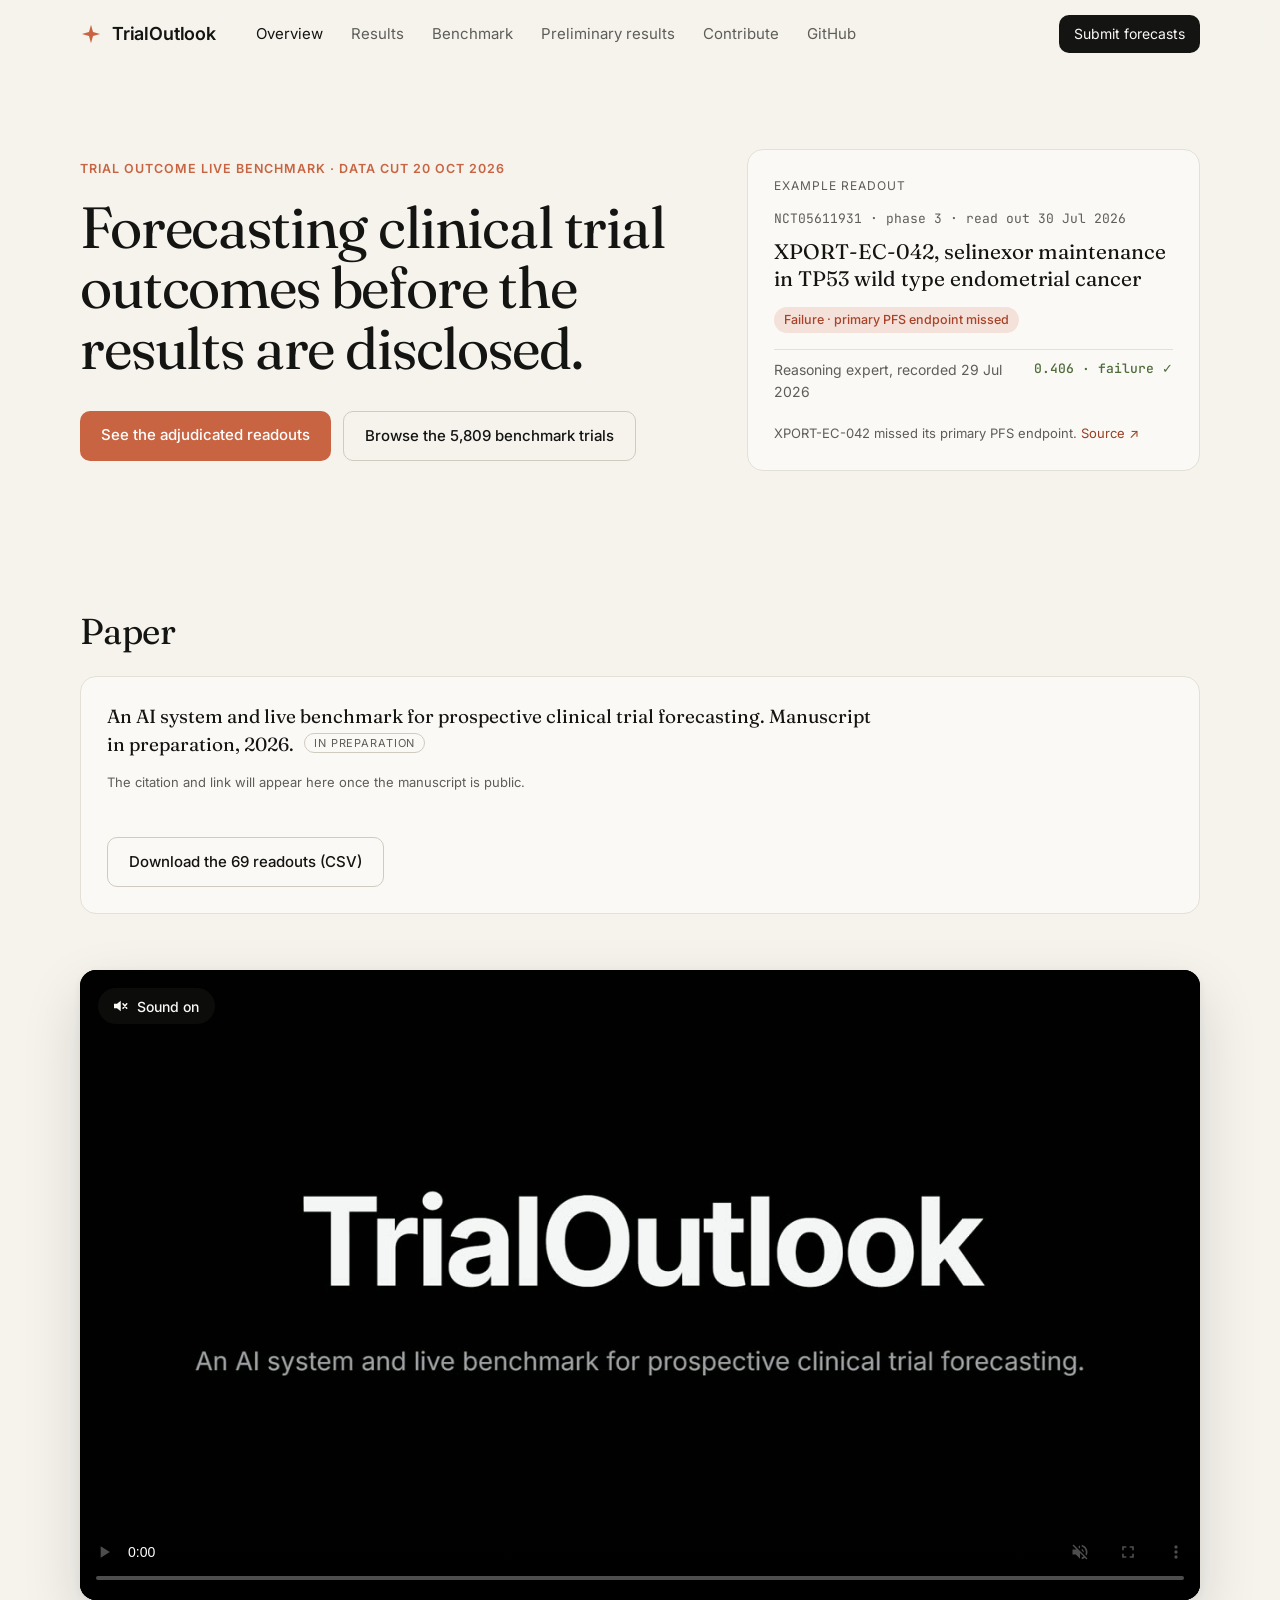
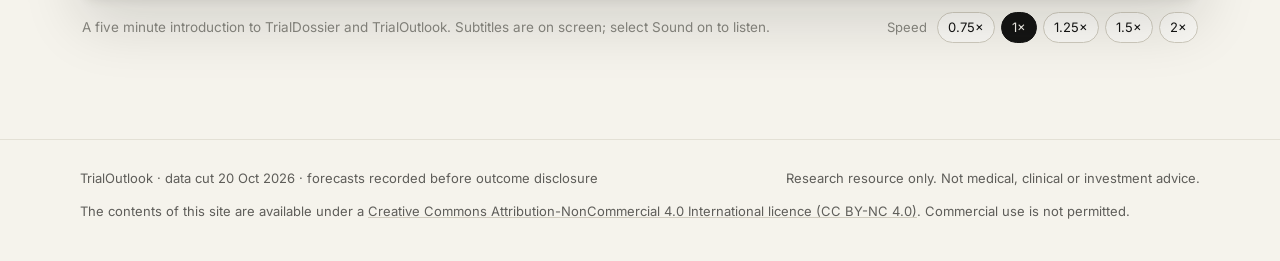
<file: index.html>
<!doctype html>
<html lang="en">
<head>
  <meta charset="utf-8">
  <meta name="viewport" content="width=device-width, initial-scale=1">
  <title>TrialOutlook: Trial Outcome Live Benchmark</title>
  <meta name="description" content="Prospective benchmark for clinical trial outcome forecasts: forecasts recorded before outcome disclosure, outcomes adjudicated under prespecified criteria.">
  <link rel="icon" href="data:image/svg+xml,<svg xmlns='http://www.w3.org/2000/svg' viewBox='0 0 24 24'><path d='M12 2l2.2 7.8L22 12l-7.8 2.2L12 22l-2.2-7.8L2 12l7.8-2.2z' fill='%23C96442'/></svg>">
  <link rel="preconnect" href="https://fonts.googleapis.com">
  <link rel="preconnect" href="https://fonts.gstatic.com" crossorigin>
  <link href="https://fonts.googleapis.com/css2?family=Fraunces:opsz,wght@9..144,400;9..144,500&family=Inter:wght@400;500;600&family=JetBrains+Mono:wght@400;500&display=swap" rel="stylesheet">
  <link rel="stylesheet" href="css/style.css?v=28">
  <script src="js/config.js?v=27"></script>
</head>
<body data-page="home">
  <div id="site-header"></div>

  <section class="hero"><div class="wrap heroin">
    <div>
      <div class="eyebrow">Trial Outcome Live Benchmark · data cut 20 Oct 2026</div>
      <h1>Forecasting clinical trial outcomes before the results are disclosed.</h1>
      <div class="btns">
        <a class="btn primary" href="results.html">See the adjudicated readouts</a>
        <a class="btn ghost" href="benchmark.html">Browse the 5,809 benchmark trials</a>
      </div>
    </div>
    <div class="card case" id="case"></div>
  </div></section>


  <section class="wrap section tight">
    <div class="sechead"><h2>Paper</h2></div>
    <div class="card paper">
      <div>
        <div class="cite"><span id="paper-cite"></span><span class="tag" id="paper-tag">In preparation</span></div>
        <p class="note" id="paper-note">The citation and link will appear here once the manuscript is public.</p>
      </div>
      <a class="btn ghost" href="downloads/trialoutlook_prospective_69.csv" download>Download the 69 readouts (CSV)</a>
    </div>
  </section>

  <section class="wrap section tight intro">
    <div class="introframe">
      <video id="intro-video" src="media/trialoutlook_intro.mp4?v=2" poster="media/trialoutlook_intro_poster.jpg" muted playsinline controls preload="metadata"
        aria-label="Five minute introduction to TrialDossier and TrialOutlook, with burned in subtitles"></video>
      <button class="introbtn sound" id="intro-sound" type="button" hidden></button>
    </div>
    <div class="introbar"><p class="introcap">A five minute introduction to TrialDossier and TrialOutlook. Subtitles are on screen; select Sound on to listen.</p>
      <div class="introspeed" id="intro-speed" role="group" aria-label="Playback speed"></div></div>
  </section>

  <div id="site-footer"></div>
  <script src="js/common.js?v=25"></script>
  <script src="js/home.js?v=21"></script>
  <script src="js/intro.js?v=21"></script>
</body>
</html>
</file>
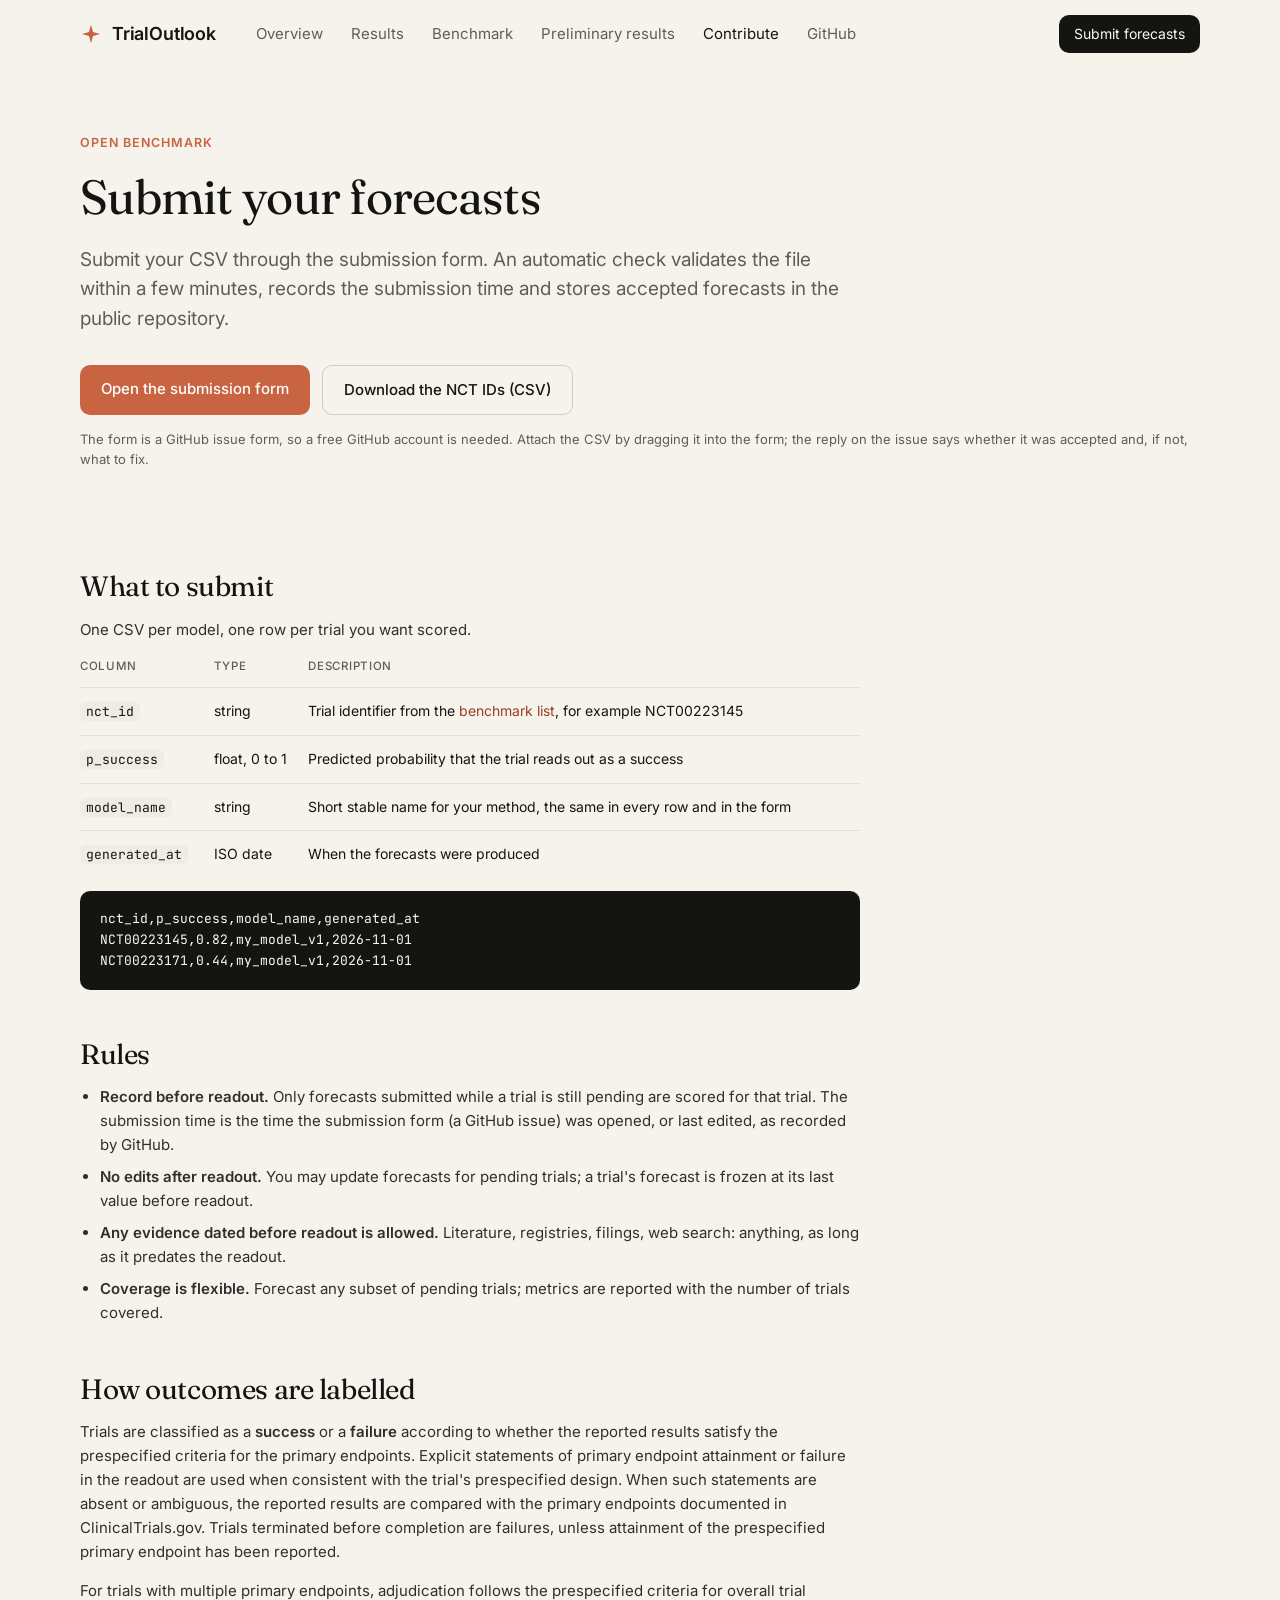
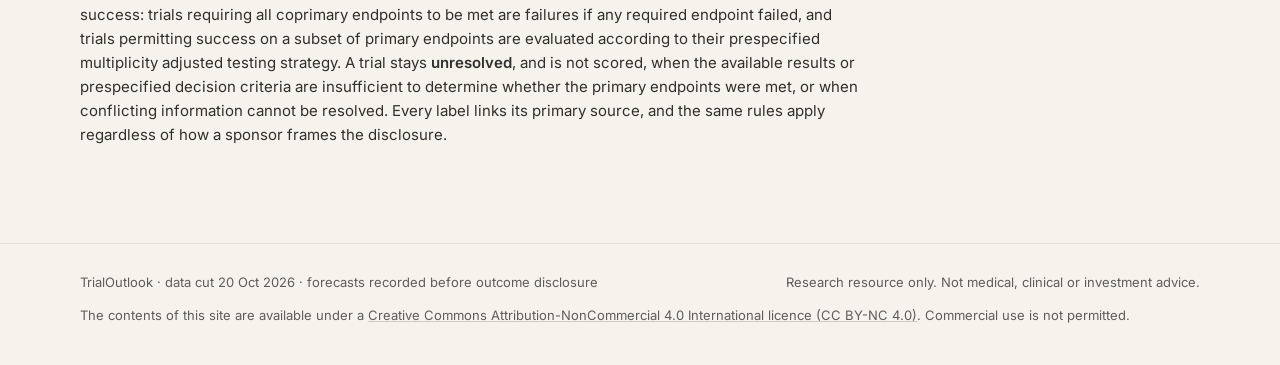
<file: contribute.html>
<!doctype html>
<html lang="en">
<head>
  <meta charset="utf-8">
  <meta name="viewport" content="width=device-width, initial-scale=1">
  <title>Contribute · TrialOutlook</title>
  <link rel="icon" href="data:image/svg+xml,<svg xmlns='http://www.w3.org/2000/svg' viewBox='0 0 24 24'><path d='M12 2l2.2 7.8L22 12l-7.8 2.2L12 22l-2.2-7.8L2 12l7.8-2.2z' fill='%23C96442'/></svg>">
  <link rel="preconnect" href="https://fonts.googleapis.com">
  <link rel="preconnect" href="https://fonts.gstatic.com" crossorigin>
  <link href="https://fonts.googleapis.com/css2?family=Fraunces:opsz,wght@9..144,400;9..144,500&family=Inter:wght@400;500;600&family=JetBrains+Mono:wght@400;500&display=swap" rel="stylesheet">
  <link rel="stylesheet" href="css/style.css?v=28">
  <script src="js/config.js?v=27"></script>
</head>
<body data-page="contribute">
  <div id="site-header"></div>

  <section class="wrap pagehead">
    <div class="eyebrow">Open benchmark</div>
    <h1>Submit your forecasts</h1>
    <p class="lede">Submit your CSV through the submission form. An automatic check validates the file within a few
      minutes, records the submission time and stores accepted forecasts in the public repository.</p>
    <div class="btns">
      <a class="btn primary" data-site-link="submit" href="#" target="_blank" rel="noopener">Open the submission form</a>
      <a class="btn ghost" href="downloads/trialoutlook_benchmark_5809_nct_ids.csv" download>Download the NCT IDs (CSV)</a>
    </div>
    <p class="note">The form is a GitHub issue form, so a free GitHub account is needed. Attach the CSV by dragging it into
      the form; the reply on the issue says whether it was accepted and, if not, what to fix.</p>
  </section>

  <section class="wrap">
    <div class="doc">
      <h2>What to submit</h2>
      <p>One CSV per model, one row per trial you want scored.</p>
      <div class="scroll"><table class="t">
        <tr><th>Column</th><th>Type</th><th>Description</th></tr>
        <tr><td><code>nct_id</code></td><td>string</td><td>Trial identifier from the <a href="benchmark.html">benchmark list</a>, for example NCT00223145</td></tr>
        <tr><td><code>p_success</code></td><td>float, 0 to 1</td><td>Predicted probability that the trial reads out as a success</td></tr>
        <tr><td><code>model_name</code></td><td>string</td><td>Short stable name for your method, the same in every row and in the form</td></tr>
        <tr><td><code>generated_at</code></td><td>ISO date</td><td>When the forecasts were produced</td></tr>
      </table></div>
      <pre>nct_id,p_success,model_name,generated_at
NCT00223145,0.82,my_model_v1,2026-11-01
NCT00223171,0.44,my_model_v1,2026-11-01</pre>

      <h2>Rules</h2>
      <ul>
        <li><b>Record before readout.</b> Only forecasts submitted while a trial is still pending are scored for that trial.
          The submission time is the time the submission form (a GitHub issue) was opened, or last edited, as recorded by GitHub.</li>
        <li><b>No edits after readout.</b> You may update forecasts for pending trials; a trial's forecast is frozen at its
          last value before readout.</li>
        <li><b>Any evidence dated before readout is allowed.</b> Literature, registries, filings, web search: anything,
          as long as it predates the readout.</li>
        <li><b>Coverage is flexible.</b> Forecast any subset of pending trials; metrics are reported with the number of
          trials covered.</li>
      </ul>

      <h2>How outcomes are labelled</h2>
      <p>Trials are classified as a <b>success</b> or a <b>failure</b> according to whether the reported results satisfy
        the prespecified criteria for the primary endpoints. Explicit statements of primary endpoint attainment or failure
        in the readout are used when consistent with the trial's prespecified design. When such statements are absent or
        ambiguous, the reported results are compared with the primary endpoints documented in ClinicalTrials.gov. Trials
        terminated before completion are failures, unless attainment of the prespecified primary endpoint has been
        reported.</p>
      <p>For trials with multiple primary endpoints, adjudication follows the prespecified criteria for overall trial
        success: trials requiring all coprimary endpoints to be met are failures if any required endpoint failed, and
        trials permitting success on a subset of primary endpoints are evaluated according to their prespecified
        multiplicity adjusted testing strategy. A trial stays <b>unresolved</b>, and is not scored, when the available
        results or prespecified decision criteria are insufficient to determine whether the primary endpoints were met,
        or when conflicting information cannot be resolved. Every label links its primary source, and the same rules
        apply regardless of how a sponsor frames the disclosure.</p>

    </div>
  </section>

  <div id="site-footer"></div>
  <script src="js/common.js?v=25"></script>
</body>
</html>
</file>
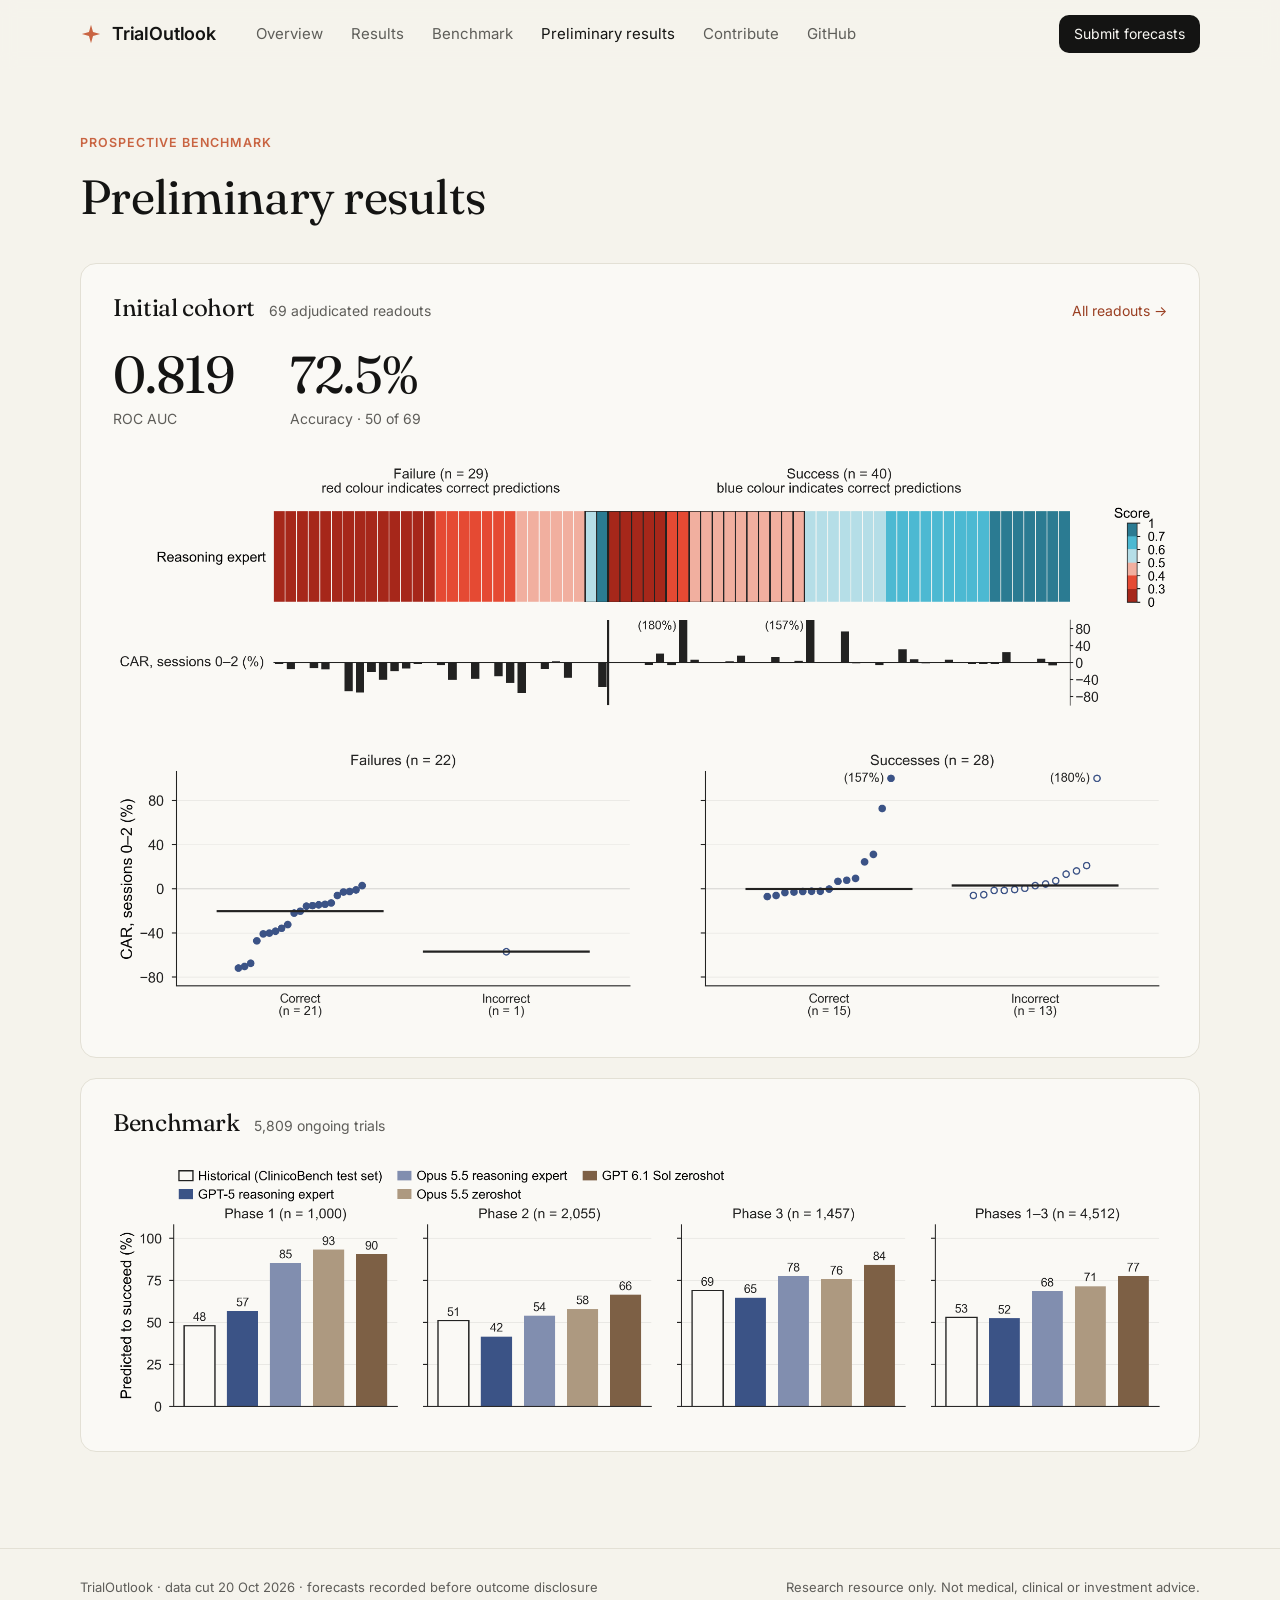
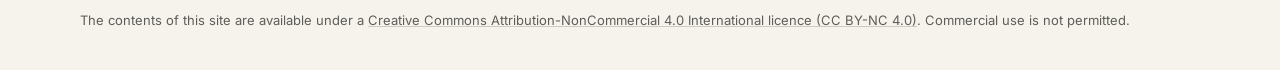
<file: preliminary.html>
<!doctype html>
<html lang="en">
<head>
  <meta charset="utf-8">
  <meta name="viewport" content="width=device-width, initial-scale=1">
  <title>Preliminary results · TrialOutlook</title>
  <meta name="description" content="Prospective results of TrialOutlook: 69 adjudicated readouts of the initial cohort and the 5,809 trial benchmark.">
  <link rel="icon" href="data:image/svg+xml,<svg xmlns='http://www.w3.org/2000/svg' viewBox='0 0 24 24'><path d='M12 2l2.2 7.8L22 12l-7.8 2.2L12 22l-2.2-7.8L2 12l7.8-2.2z' fill='%23C96442'/></svg>">
  <link rel="preconnect" href="https://fonts.googleapis.com">
  <link rel="preconnect" href="https://fonts.gstatic.com" crossorigin>
  <link href="https://fonts.googleapis.com/css2?family=Fraunces:opsz,wght@9..144,400;9..144,500&family=Inter:wght@400;500;600&family=JetBrains+Mono:wght@400;500&display=swap" rel="stylesheet">
  <link rel="stylesheet" href="css/style.css?v=28">
  <script src="js/config.js?v=27"></script>
</head>
<body data-page="preliminary">
  <div id="site-header"></div>

  <section class="wrap pagehead">
    <div class="eyebrow">Prospective benchmark</div>
    <h1>Preliminary results</h1>
  </section>

  <section class="wrap prsec">
    <div class="card pr">
      <div class="prhead">
        <h3>Initial cohort</h3>
        <span class="prmeta">69 adjudicated readouts</span>
        <a class="prlink" href="results.html">All readouts →</a>
      </div>
      <div class="prbody">
        <div class="prnums">
          <div class="prnum"><div class="v">0.819</div><div class="l">ROC AUC</div></div>
          <div class="prnum"><div class="v">72.5%</div><div class="l">Accuracy · 50 of 69</div></div>
        </div>
        <a class="prfig" href="img/forecast_scores_69.png?v=2" target="_blank" rel="noopener"><img src="img/forecast_scores_69.png?v=2" width="4095" height="981"
          alt="Forecast scores of the reasoning expert for the 69 adjudicated trials, ordered by score within each outcome, with outlined cells marking incorrect predictions, and cumulative abnormal returns over trading sessions 0 to 2 for the 50 eligible announcements"></a>
        <a class="prfig second" href="img/abnormal_returns_by_prediction.png" target="_blank" rel="noopener"><img src="img/abnormal_returns_by_prediction.png" width="3954" height="1042"
          alt="Cumulative abnormal returns over trading sessions 0 to 2 for the 22 unsuccessful and 28 successful trials with eligible announcements, by whether the prediction of the reasoning expert was correct or incorrect"></a>
      </div>
    </div>

    <div class="card pr">
      <div class="prhead">
        <h3>Benchmark</h3>
        <span class="prmeta">5,809 ongoing trials</span>
      </div>
      <a class="prfig" href="img/benchmark_predicted_success.png" target="_blank" rel="noopener"><img src="img/benchmark_predicted_success.png" width="4118" height="999"
        alt="Percentage of benchmark trials predicted to succeed by phase: GPT-5 reasoning expert, Claude Opus 5.5 reasoning expert, Claude Opus 5.5 zero shot and GPT-6.1 Sol zero shot, with historical success rates"></a>
    </div>
  </section>

  <div id="site-footer"></div>
  <script src="js/common.js?v=25"></script>
</body>
</html>
</file>
<file: css/style.css>
/* TrialOutlook: warm editorial theme (ivory paper, serif display, clay accent) */

:root {
  --bg: #F5F3EC;
  --card: #FAF9F5;
  --sunk: #EFECE3;
  --fg: #141413;
  --muted: #5E5D59;
  --faint: #87867F;
  --line: #E3E0D5;
  --line-strong: #CFCBBE;
  --accent: #C96442;
  --accent-ink: #9A3F22;
  --accent-soft: #F4E1D9;
  --cmp: #6A9BCC;
  --cmp-soft: #DDE8F3;
  --ok: #4F6B3A;
  --ok-soft: #E3EAD7;
  --bad: #A8432A;
  --bad-soft: #F4E1D9;
  --neutral-soft: #E8E6DC;

  --sans: 'Inter', -apple-system, 'Segoe UI', Helvetica, Arial, sans-serif;
  --display: 'Fraunces', Georgia, 'Times New Roman', serif;
  --mono: 'JetBrains Mono', 'SF Mono', Menlo, Consolas, monospace;
  --r: 10px;
  --rc: 16px;
}

* { box-sizing: border-box; }
html, body { margin: 0; padding: 0; }
body {
  background: var(--bg);
  color: var(--fg);
  font-family: var(--sans);
  font-size: 15px;
  line-height: 1.6;
  -webkit-font-smoothing: antialiased;
}
a { color: var(--accent-ink); text-decoration: none; }
a:hover { text-decoration: underline; }
.mono { font-family: var(--mono); font-size: .92em; }
.muted { color: var(--muted); }
b, strong { font-weight: 600; }

.wrap { max-width: 1200px; margin: 0 auto; padding: 0 40px; }

/* ---------- header ---------- */
.nav { position: sticky; top: 0; z-index: 20; background: rgba(245, 243, 236, .92);
  backdrop-filter: saturate(1.2) blur(8px); border-bottom: 1px solid transparent; }
.nav.scrolled { border-bottom-color: var(--line); }
.navin { display: flex; align-items: center; height: 68px; gap: 40px; }
.logo { font-weight: 600; font-size: 18px; display: flex; align-items: center; gap: 10px;
  letter-spacing: -.01em; color: var(--fg); }
.logo:hover { text-decoration: none; }
.nav nav { display: flex; gap: 28px; flex: 1; }
.nav nav a { color: var(--muted); font-size: 15px; }
.nav nav a.active, .nav nav a:hover { color: var(--fg); text-decoration: none; }
.nav .cta { font-size: 14px; padding: 8px 15px; border-radius: var(--r); background: var(--fg); color: var(--card); }
.nav .cta:hover { text-decoration: none; background: #2b2b29; }
.menu-btn { display: none; background: none; border: 0; font-size: 22px; color: var(--fg); cursor: pointer; }

/* ---------- type ---------- */
h1, h2, h3, .display { font-family: var(--display); font-weight: 400; letter-spacing: -.015em; margin: 0; line-height: 1.15; }
.eyebrow { font-size: 12.5px; letter-spacing: .08em; text-transform: uppercase; color: var(--accent);
  font-weight: 600; margin-bottom: 18px; }
.lede { font-size: 19px; line-height: 1.55; color: var(--muted); margin: 22px 0 0; max-width: 620px; }

/* ---------- buttons ---------- */
.btns { display: flex; gap: 12px; margin-top: 32px; flex-wrap: wrap; }
.btn { display: inline-block; padding: 12px 21px; border-radius: var(--r); font-size: 15px; font-weight: 500; }
.btn:hover { text-decoration: none; }
.btn.primary { background: var(--accent); color: #fff; }
.btn.primary:hover { background: #b65638; }
.btn.ghost { border: 1px solid var(--line-strong); color: var(--fg); }
.btn.ghost:hover { background: var(--card); }

/* ---------- home hero ---------- */
.hero .heroin { display: grid; grid-template-columns: 1.35fr 1fr; gap: 56px; align-items: center;
  padding-top: 80px; padding-bottom: 84px; }
.hero h1 { font-size: 58px; line-height: 1.05; letter-spacing: -.02em; }

.card { background: var(--card); border: 1px solid var(--line); border-radius: var(--rc); padding: 26px; }
.cardlabel { font-size: 12px; text-transform: uppercase; letter-spacing: .08em; color: var(--muted); margin-bottom: 14px; }
.case .trialid { font-family: var(--mono); font-size: 13px; color: var(--muted); }
.case .trialname { font-family: var(--display); font-size: 21px; line-height: 1.3; margin: 8px 0 14px; }
.case .calls div { display: flex; justify-content: space-between; gap: 12px; padding: 9px 0;
  border-top: 1px solid var(--line); font-size: 14px; }
.case .calls span { color: var(--muted); }
.case .calls b { font-family: var(--mono); font-weight: 500; font-size: 13px; white-space: nowrap; }
.case .foot { font-size: 13px; color: var(--muted); margin-top: 12px; line-height: 1.5; }

.pill { display: inline-block; font-size: 12.5px; padding: 3px 10px; border-radius: 999px; font-weight: 500;
  white-space: nowrap; line-height: 1.6; }
.pill.success { background: var(--ok-soft); color: var(--ok); }
.pill.fail { background: var(--bad-soft); color: var(--bad); }
.pill.neutral { background: var(--neutral-soft); color: var(--muted); }
.pill.cmp { background: var(--cmp-soft); color: #3F6E9C; }
.ok { color: var(--ok); }
.bad { color: var(--bad); }

/* ---------- stat strip ---------- */
.stats { display: grid; grid-template-columns: repeat(4, 1fr); border-top: 1px solid var(--line);
  border-bottom: 1px solid var(--line); }
.stat { padding: 32px 28px 32px 0; }
.stat + .stat { padding-left: 28px; border-left: 1px solid var(--line); }
.stat .v { font-family: var(--display); font-size: 46px; letter-spacing: -.02em; line-height: 1.1; }
.stat .l { font-size: 14px; color: var(--muted); margin-top: 8px; line-height: 1.45; }
.statnote { font-size: 15px; color: var(--muted); margin: 18px 0 0; line-height: 1.55; max-width: 860px; }

/* ---------- sections ---------- */
.section { padding-top: 88px; }
.section.tight { padding-top: 56px; }
.sechead { display: flex; align-items: baseline; justify-content: space-between; gap: 24px;
  margin-bottom: 24px; flex-wrap: wrap; }
.sechead h2 { font-size: 36px; }
.sechead p { color: var(--muted); font-size: 14px; margin: 0; max-width: 560px; }
.prose p { max-width: 760px; }
.grid2 { display: grid; grid-template-columns: 1fr 1.1fr; gap: 20px; }
.grid2.even { grid-template-columns: 1fr 1fr; }
.grid2 > *, .hero .heroin > * { min-width: 0; }
.note { font-size: 13px; color: var(--muted); line-height: 1.55; margin-top: 14px; }

/* page header for inner pages */
.pagehead { padding-top: 64px; padding-bottom: 40px; }
.pagehead h1 { font-size: 48px; line-height: 1.08; }
.pagehead .lede { max-width: 760px; }

/* ---------- tables ---------- */
table.t { width: 100%; border-collapse: collapse; font-size: 14px; }
table.t th { text-align: left; font-weight: 500; color: var(--muted); font-size: 11.5px; text-transform: uppercase;
  letter-spacing: .06em; padding: 0 12px 12px 0; vertical-align: bottom; }
table.t td { padding: 12px 12px 12px 0; border-top: 1px solid var(--line); vertical-align: top; }
table.t td.name { white-space: nowrap; }
table.t .num { text-align: right; font-family: var(--mono); font-size: 13px; white-space: nowrap; }
table.t th.num { font-family: var(--sans); font-size: 11.5px; }
table.t .ci { color: var(--faint); font-size: 11.5px; display: block; }
table.t tr.group td { font-size: 11.5px; text-transform: uppercase; letter-spacing: .06em; color: var(--faint);
  padding-top: 18px; border-top: 0; }
.scroll { overflow-x: auto; }
table.t.compact td, table.t.compact th { padding-right: 9px; }
table.t.compact .num { font-size: 12px; }
table.t.compact .ci { font-size: 10.5px; }
table.t.compact th { font-size: 10.5px; letter-spacing: .04em; }
.dot { display: inline-block; width: 9px; height: 9px; border-radius: 50%; margin-right: 10px; vertical-align: 1px; }
.dot.o { background: var(--accent); }
.dot.c { background: var(--cmp); }
.dot.x { background: var(--faint); }

/* ---------- steps ---------- */
.steps { display: grid; grid-template-columns: repeat(3, 1fr); gap: 20px; }
.step { border-top: 1px solid var(--line-strong); padding-top: 22px; }
.step .n { font-family: var(--mono); font-size: 13px; color: var(--accent); }
.step h3 { font-size: 24px; margin: 8px 0 4px; }
.step .who { font-size: 13px; color: var(--muted); margin-bottom: 10px; }
.step p { color: var(--muted); line-height: 1.6; font-size: 15px; margin: 0; }

/* ---------- callout ---------- */
.callout { display: grid; grid-template-columns: 300px 1fr; gap: 48px; align-items: center;
  background: var(--sunk); border-radius: var(--rc); padding: 44px; }
.callout .big { font-family: var(--display); font-size: 84px; line-height: 1; color: var(--accent); letter-spacing: -.03em; }
.callout .big small { font-size: 22px; color: var(--muted); display: block; margin-top: 10px; letter-spacing: 0;
  font-family: var(--sans); line-height: 1.4; }
.callout h3 { font-size: 26px; margin-bottom: 12px; }
.callout p { color: var(--muted); margin: 0 0 10px; }

/* ---------- paper box ---------- */
.paper { display: flex; justify-content: space-between; align-items: center; gap: 32px; flex-wrap: wrap; }
.paper .cite { font-family: var(--display); font-size: 19px; line-height: 1.45; max-width: 780px; }
.tag { font-size: 11px; letter-spacing: .08em; text-transform: uppercase; color: var(--muted);
  border: 1px solid var(--line-strong); border-radius: 999px; padding: 2px 9px; margin-left: 10px;
  font-family: var(--sans); vertical-align: 4px; }

/* ---------- timeline ---------- */
.timeline { display: grid; grid-template-columns: repeat(5, 1fr); position: relative; margin-top: 8px; }
.timeline::before { content: ""; position: absolute; left: 0; right: 0; top: 7px; height: 1px; background: var(--line-strong); }
.tl { position: relative; padding: 26px 16px 0 0; font-size: 14px; }
.tl::before { content: ""; position: absolute; top: 2px; left: 0; width: 11px; height: 11px; border-radius: 50%;
  background: var(--card); border: 2px solid var(--fg); }
.tl.o::before { border-color: var(--accent); background: var(--accent); }
.tl.c::before { border-color: var(--cmp); background: var(--cmp); }
.tl .d { font-family: var(--mono); font-size: 12.5px; color: var(--muted); }
.tl .w { margin-top: 4px; line-height: 1.45; }

/* ---------- market group cards ---------- */
.kpis { display: grid; grid-template-columns: repeat(3, 1fr); gap: 20px; }
.kpi .v { font-family: var(--display); font-size: 40px; letter-spacing: -.02em; line-height: 1.1; }
.kpi .l { color: var(--muted); font-size: 14px; margin-top: 6px; line-height: 1.45; }
.kpi .s { font-size: 13px; color: var(--faint); margin-top: 10px; }

/* ---------- charts ---------- */
svg text { font-family: var(--sans); }
.legend { display: flex; flex-wrap: wrap; gap: 6px 18px; font-size: 13px; color: var(--muted); margin-top: 12px; }
.legend i { display: inline-block; width: 16px; height: 3px; border-radius: 2px; margin-right: 7px; vertical-align: 3px; }
.legend label { cursor: pointer; user-select: none; }
.legend input { margin: 0 6px 0 0; vertical-align: -1px; accent-color: var(--fg); }
.tip { position: fixed; pointer-events: none; background: var(--fg); color: var(--card); font-size: 12.5px;
  padding: 8px 10px; border-radius: 8px; line-height: 1.45; z-index: 50; max-width: 300px; display: none; }

/* ---------- filters + grid ---------- */
.filters { display: flex; flex-wrap: wrap; gap: 10px; align-items: center; margin: 0 0 14px; }
.filters input, .filters select { font: inherit; font-size: 14px; padding: 9px 12px; border: 1px solid var(--line-strong);
  border-radius: var(--r); background: var(--card); color: var(--fg); }
.filters input[type=search] { min-width: 300px; flex: 1; max-width: 420px; }
.filters .count { color: var(--muted); font-size: 13px; margin-left: auto; }

.tabulator { background: var(--card); border: 1px solid var(--line); border-radius: var(--rc); font-size: 13.5px;
  font-family: var(--sans); }
.tabulator .tabulator-header { background: var(--card); border-bottom: 1px solid var(--line-strong); color: var(--muted);
  font-weight: 500; }
.tabulator .tabulator-header .tabulator-col { background: var(--card); border-right: 0; }
.tabulator .tabulator-header .tabulator-col .tabulator-col-content { padding: 12px 10px; }
.tabulator .tabulator-header .tabulator-col .tabulator-col-title { font-size: 11.5px; text-transform: uppercase;
  letter-spacing: .05em; white-space: normal; }
.tabulator .tabulator-header .tabulator-col.tabulator-sortable:hover { background: var(--sunk); }
.tabulator-row { background: var(--card); border-bottom: 1px solid var(--line); min-height: 40px; }
.tabulator-row.tabulator-row-even { background: var(--card); }
.tabulator-row.tabulator-selectable:hover { background: #F2EFE6; }
.tabulator-row .tabulator-cell { border-right: 0; padding: 10px; }
.tabulator-row .tabulator-cell.wrap { white-space: normal; line-height: 1.45; }
.tabulator .tabulator-tableholder { background: var(--card); }
.tabulator-row .tabulator-frozen { background: inherit; }
.tabulator .tabulator-footer { background: var(--card); border-top: 1px solid var(--line); }
.sc { font-family: var(--mono); font-size: 12.5px; padding: 2px 6px; border-radius: 6px; }
.sc.right { color: var(--fg); }
.sc.wrong { color: var(--bad); box-shadow: inset 0 0 0 1px var(--bad); }
.mv.pos { color: var(--ok); }
.mv.neg { color: var(--bad); }

/* ---------- on chain proof ---------- */
details.proof { background: var(--card); border: 1px solid var(--line); border-radius: var(--rc); padding: 0; }
details.proof summary { cursor: pointer; padding: 16px 22px; font-size: 14.5px; list-style: none; display: flex;
  gap: 12px; align-items: center; }
details.proof summary::-webkit-details-marker { display: none; }
details.proof summary::after { content: "+"; margin-left: auto; color: var(--muted); font-size: 18px; }
details.proof[open] summary::after { content: "\2212"; }
details.proof .body { padding: 0 22px 20px; font-size: 14px; color: var(--muted); }
details.proof .body table.t { margin: 10px 0; }

/* ---------- prose page (contribute) ---------- */
.doc { max-width: 780px; }
.doc h2 { font-size: 28px; margin: 48px 0 14px; }
.doc p, .doc li { color: #2f2f2d; }
.doc ul { padding-left: 20px; }
.doc li { margin: 8px 0; }
.doc code { font-family: var(--mono); font-size: 13px; background: var(--sunk); padding: 1px 6px; border-radius: 5px; }
.doc pre { font-family: var(--mono); font-size: 13px; background: var(--fg); color: var(--card); padding: 18px 20px;
  border-radius: var(--r); overflow-x: auto; line-height: 1.6; }

/* ---------- footer ---------- */
footer.foot { margin-top: 96px; border-top: 1px solid var(--line); padding: 28px 0 40px; color: var(--muted); font-size: 13px; }
footer.foot .row { display: flex; justify-content: space-between; gap: 24px; flex-wrap: wrap; }
footer.foot a { color: var(--muted); text-decoration: underline; text-decoration-color: var(--line-strong); }
footer.foot .lic { margin-top: 12px; line-height: 1.55; }

/* ---------- results page: section nav, card titles, legends ---------- */
.subnav { position: sticky; top: 68px; z-index: 15; background: rgba(245, 243, 236, .95);
  backdrop-filter: saturate(1.2) blur(8px); border-top: 1px solid var(--line); border-bottom: 1px solid var(--line); }
.subnav .wrap { display: flex; gap: 26px; height: 46px; align-items: center; overflow-x: auto; scrollbar-width: none; }
.subnav a { color: var(--muted); font-size: 14px; white-space: nowrap; }
.subnav a:hover { color: var(--fg); text-decoration: none; }
section[id], .card[id] { scroll-margin-top: 130px; }
.card h3 { font-size: 21px; margin: 0 0 4px; }
.card .sub { font-size: 13.5px; color: var(--muted); margin: 0 0 14px; line-height: 1.5; }
.panelhead { font-size: 12px; text-transform: uppercase; letter-spacing: .06em; color: var(--muted); margin: 6px 0 2px; }
.hl { color: var(--accent-ink); font-weight: 600; }
.legend .sq { display: inline-block; width: 12px; height: 12px; border-radius: 3px; margin-right: 6px; vertical-align: -1px; }
.legend .sq.outline { background: transparent; box-shadow: inset 0 0 0 1.6px var(--fg); }
.wide { min-width: 900px; }
.wide.mid { min-width: 720px; }
.timeline.four { grid-template-columns: repeat(4, 1fr); }
.grid3 { display: grid; grid-template-columns: repeat(3, 1fr); gap: 20px; }
.grid3 > * { min-width: 0; }
.card.point { display: flex; flex-direction: column; }
.card.point p { color: #2f2f2d; font-size: 14.5px; line-height: 1.6; margin: 6px 0 14px; flex: 1; }
.card.point a { font-size: 14px; }
.card .takeaway { font-size: 14.5px; color: #2f2f2d; margin: 12px 0 0; line-height: 1.55; }
.btn.small { padding: 8px 14px; font-size: 14px; }

/* ---------- benchmark page ---------- */
.funnel { list-style: none; margin: 4px 0 0; padding: 0; }
.funnel li { display: grid; grid-template-columns: 96px 1fr; gap: 14px; padding: 11px 0; border-top: 1px solid var(--line);
  font-size: 14px; line-height: 1.5; }
.funnel li:first-child { border-top: 0; }
.funnel b { font-family: var(--display); font-weight: 400; font-size: 22px; line-height: 1.1; }
.funnel span { color: var(--muted); }
.funnel li:last-child b { color: var(--accent); }
ul.plain { list-style: none; padding: 0; margin: 10px 0 0; }
ul.plain li { padding: 11px 0; border-top: 1px solid var(--line); font-size: 14.5px; color: #2f2f2d; line-height: 1.55; }
ul.plain li:first-child { border-top: 0; }
.ncts { display: grid; grid-template-columns: repeat(auto-fill, minmax(124px, 1fr)); gap: 4px 14px; max-height: 560px;
  overflow-y: auto; font-family: var(--mono); font-size: 13px; }
.ncts a { padding: 3px 0; }

/* ---------- responsive ---------- */
@media (max-width: 960px) {
  .hero .heroin, .grid2, .grid2.even, .callout { grid-template-columns: 1fr; gap: 32px; }
  .hero h1 { font-size: 44px; }
  .stats { grid-template-columns: repeat(2, 1fr); }
  .stat:nth-child(3) { padding-left: 0; border-left: 0; }
  .stat:nth-child(n+3) { border-top: 1px solid var(--line); }
  .steps, .kpis, .grid3 { grid-template-columns: 1fr; gap: 20px; }
  .timeline, .timeline.four { grid-template-columns: 1fr; }
  .timeline::before { left: 5px; right: auto; top: 0; bottom: 0; width: 1px; height: auto; }
  .tl { padding: 0 0 18px 28px; }
  .tl::before { top: 4px; }
}
@media (max-width: 720px) {
  .wrap { padding: 0 16px; }
  .nav nav { display: none; position: absolute; top: 68px; left: 0; right: 0; flex-direction: column; gap: 0;
    background: var(--bg); border-bottom: 1px solid var(--line); padding: 8px 16px 16px; }
  .nav nav.open { display: flex; }
  .nav nav a { padding: 10px 0; }
  .nav .cta { display: none; }
  .menu-btn { display: block; margin-left: auto; }
  .navin { gap: 16px; }
  .hero .heroin { padding-top: 48px; padding-bottom: 48px; }
  .hero h1, .pagehead h1 { font-size: 36px; }
  .lede { font-size: 17px; }
  .stat .v { font-size: 34px; }
  .sechead h2 { font-size: 28px; }
  .callout { padding: 28px; }
  .card { padding: 18px; }
  .callout .big { font-size: 64px; }
  .filters input[type=search] { min-width: 0; width: 100%; max-width: none; }
  .section { padding-top: 64px; }
  .subnav { top: 68px; }
  .funnel li { grid-template-columns: 78px 1fr; }
}

.card a.more { display: inline-block; margin-top: 10px; font-size: 14px; }

/* ---------- home introduction video (below the hero, above the paper box) ---------- */
.intro { padding-top: 8px; }
.introframe { position: relative; border-radius: var(--rc); overflow: hidden; background: #000; aspect-ratio: 16 / 9;
  box-shadow: 0 24px 60px rgba(20, 20, 19, .14), 0 2px 8px rgba(20, 20, 19, .06); }
.introframe video { display: block; width: 100%; height: 100%; object-fit: cover; cursor: pointer; }
.introbtn { position: absolute; display: inline-flex; align-items: center; gap: 8px; border: 0; cursor: pointer;
  font-family: var(--sans); font-weight: 500; color: #FAF9F5; background: rgba(20, 20, 19, .62);
  -webkit-backdrop-filter: blur(10px); backdrop-filter: blur(10px); border-radius: 999px; }
.introbtn:hover { background: rgba(20, 20, 19, .8); }
.introbtn svg { width: 18px; height: 18px; flex: none; }
.introbtn.sound { left: 18px; top: 18px; font-size: 14px; padding: 9px 16px 9px 13px; }
.introbtn.center { left: 50%; top: 50%; transform: translate(-50%, -50%); font-size: 17px; padding: 14px 26px 14px 20px; }
.introbtn.center svg { width: 22px; height: 22px; }
.introbtn[hidden] { display: none; }
.introcap { margin: 0; font-size: 13.5px; color: var(--faint); }
.introbar { display: flex; flex-wrap: wrap; justify-content: space-between; align-items: center; gap: 10px 20px; margin: 12px 2px 0; }
.introspeed { display: inline-flex; align-items: center; gap: 6px; font-size: 13px; color: var(--faint); }
.introspeed span { margin-right: 4px; }
.introspeed button { font: inherit; font-size: 13px; cursor: pointer; padding: 4px 10px; border-radius: 999px;
  border: 1px solid var(--line-strong); background: var(--card); color: var(--fg); }
.introspeed button:hover { background: var(--sunk); }
.introspeed button[aria-pressed="true"] { background: var(--fg); border-color: var(--fg); color: var(--bg); }
@media (max-width: 720px) {
  .introbtn.sound { left: 10px; top: 10px; font-size: 13px; padding: 7px 12px 7px 10px; }
}

/* ---------- benchmark trial list: phase tabs and column searches ---------- */
.phasetabs { display: flex; flex-wrap: wrap; gap: 8px; margin: 0 0 14px; }
.phasetabs button { font: inherit; font-size: 14px; display: inline-flex; align-items: center; gap: 8px; cursor: pointer;
  padding: 8px 14px; border-radius: 999px; border: 1px solid var(--line-strong); background: var(--card); color: var(--fg); }
.phasetabs button span { font-family: var(--mono); font-size: 12px; color: var(--muted); }
.phasetabs button:hover { background: var(--sunk); }
.phasetabs button.on { background: var(--fg); border-color: var(--fg); color: var(--bg); }
.phasetabs button.on span { color: inherit; opacity: .75; }
.tabulator .tabulator-header .tabulator-col .tabulator-header-filter input { font: inherit; font-size: 13px; font-weight: 400;
  text-transform: none; letter-spacing: 0; padding: 6px 8px; border: 1px solid var(--line-strong); border-radius: 8px;
  background: var(--bg); color: var(--fg); width: 100%; box-sizing: border-box; }

/* ---------- preliminary results ---------- */
.prsec { display: grid; gap: 20px; grid-template-columns: minmax(0, 1fr); }
.card.pr { padding: 30px 32px 32px; }
.prhead { display: flex; align-items: baseline; gap: 14px; flex-wrap: wrap; margin-bottom: 26px; }
.prhead h3 { font-size: 24px; margin: 0; }
.prmeta { font-size: 14px; color: var(--muted); }
.prlink { margin-left: auto; font-size: 14px; }
.prnums { display: flex; gap: 56px; flex-wrap: wrap; margin-bottom: 30px; }
.prnum .v { font-family: var(--display); font-size: 52px; letter-spacing: -.02em; line-height: 1; }
.prnum .l { font-size: 14px; color: var(--muted); margin-top: 8px; }
.prfig { display: block; overflow-x: auto; }
.prfig img { display: block; width: 100%; height: auto; }
.prfig.second { margin-top: 34px; }
@media (max-width: 760px) {
  .prsec { padding-top: 22px; }
  .card.pr { padding: 24px 20px 26px; }
  .prnums { gap: 28px; }
  .prnum .v { font-size: 40px; }
  .prlink { margin-left: 0; }
  .prfig img { width: 720px; max-width: none; }
}
</file>
